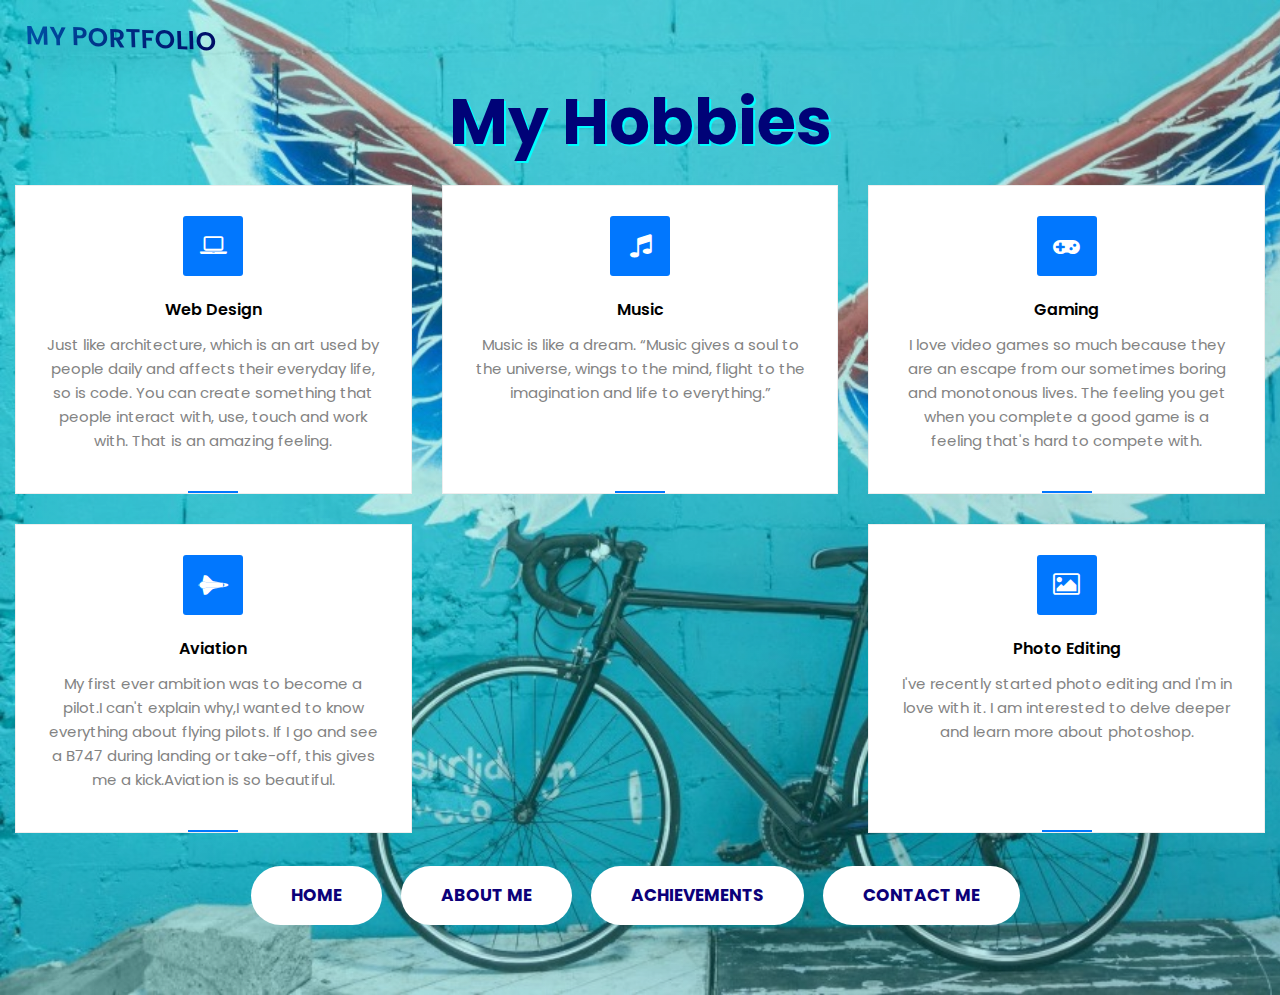
<file: aboutme1.html>
<!doctype html>
<html lang="en">
  <head>
    <meta charset="utf-8" />
    <meta http-equiv="Content-type" content="text/html; charset=utf-8" />
    <meta name="viewport" content="width=device-width, initial-scale=1" />

     <link href="https://fonts.googleapis.com/css2?family=Poppins:wght@300;400;500;600;700&display=swap" rel="stylesheet">
     <link rel="stylesheet" href="css\main1.css">

     
    

     <title>About Me</title>
    </head>
        <body>

            <header class="newhead">
                <div class="brand-name">
                    <a href="aboutme1.html" class="heading-secondary min">My Portfolio</a>
                    
                 </div>
                 <section class="services" id="Hobbies">
                    <div class="container">
                       <div class="row">
                          <span class="section-title text-center heading-primary-sub3">
                          <h1>My Hobbies</h1>
                       </div>
                     </div>
                 
                 <div class="row">
                    <div class="service-content">
                     
                      <div class="box">
                        <div class="icon">
                         <i class="fa fa-laptop"></i>
                        </div>
                        <h5>Web Design</h5>
                        <p>Just like architecture, which is an art used by people daily and affects their everyday life, so is code.
                         You can create something that people interact with, use, touch and work with. That is an amazing feeling.</p>
                       </div>
                       <div class="box">
                         <div class="icon">
                           <i class="fa fa-music"></i>
                         </div>
                        <h5>Music</h5>
                        <p>Music is like a dream.
                         “Music gives a soul to the universe, wings to the mind, flight to the imagination and life to everything.”</p>
                       </div>
                       <div class="box">
                        <div class="icon">
                          <i class="fa fa-gamepad"></i>
                        </div>
                        <h5>Gaming</h5>
                        <p>I love video games so much because they are an escape from our sometimes boring and monotonous lives.
                        The feeling you get when you complete a good game is a feeling that's hard to compete with.</p>
                       </div>
                       <div class="box">
                        <div class="icon">
                          <i class="fa fa-space-shuttle"></i>
                        </div>
                        <h5>Aviation</h5>
                        <p>My first ever ambition was to become a pilot.I can't explain why,I wanted to know everything about flying pilots.
                        If I go and see a B747 during landing or take-off, this gives me a kick.Aviation is so beautiful.</p>
                       </div>
                       <div class="box">
                        <div class="icon">
                          <i class="fa fa-photo"></i>
                        </div>
                        <h5>Photo Editing</h5>
                        <p>I've recently started photo editing and I'm in love with it. I am interested to delve deeper and learn more about photoshop.</p>
                       </div>
                   </div>
                 </div>    
                 <div class="text-center">
                    <a href="Portfolio.html" class="btn btn-white btn-animated">Home</a>
                    <a href="aboutme1.html" class="btn btn-white btn-animated">About Me</a>
                    <a href="achieve.html" class="btn btn-white btn-animated">Achievements</a>
                    <a href="contact.html" class="btn btn-white btn-animated">Contact Me</a>

                 </div>
                   
                </section>

            </header>
            </body>
            </html>
</file>
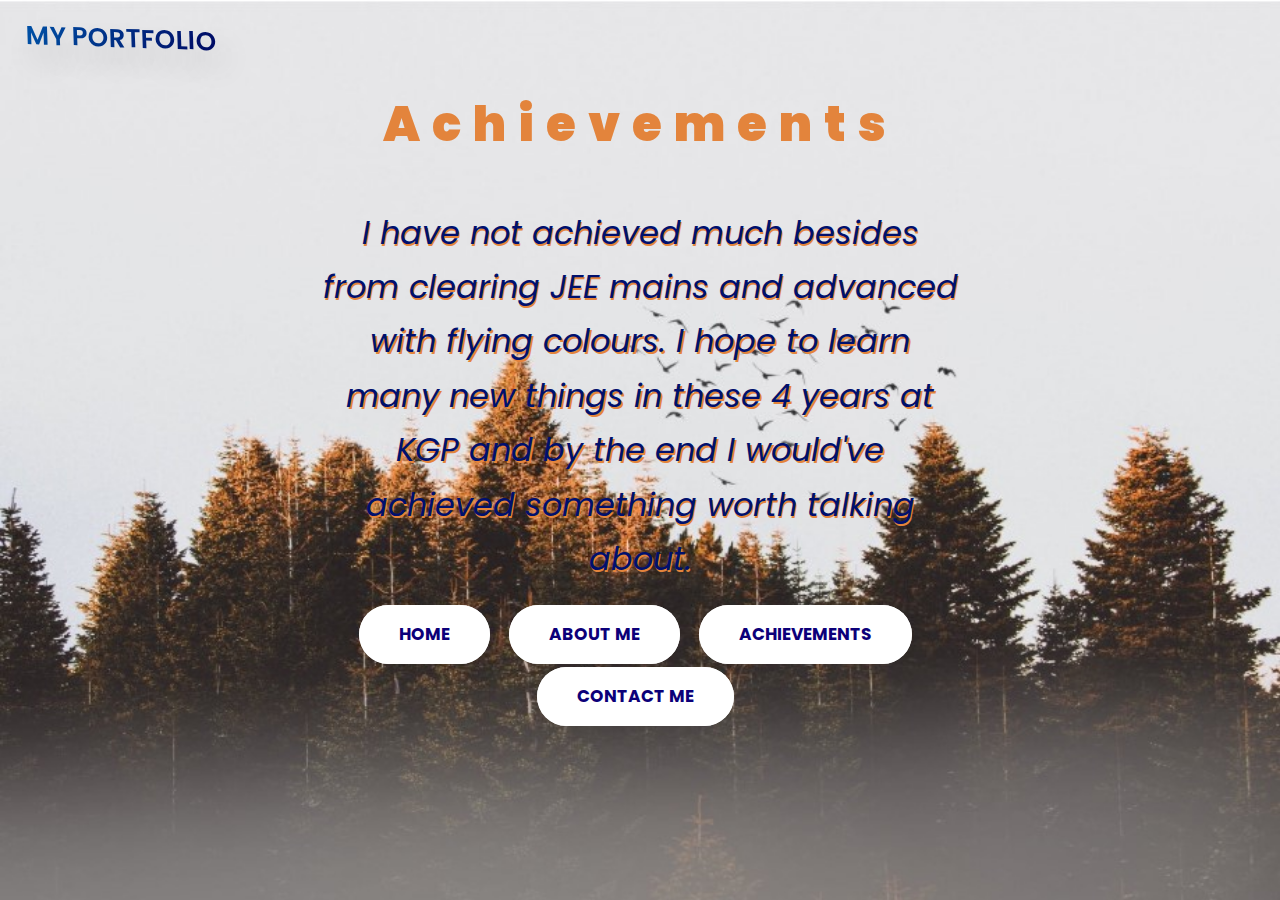
<file: achieve.html>
<!doctype html>
<html lang="en">
  <head>
    <meta charset="utf-8" />
    <meta http-equiv="Content-type" content="text/html; charset=utf-8" />
    <meta name="viewport" content="width=device-width, initial-scale=1" />

     <link href="https://fonts.googleapis.com/css2?family=Poppins:wght@300;400;500;600;700&display=swap" rel="stylesheet">
     <link rel="stylesheet" href="main1.css">

     
    

     <title>Achievements</title>
    </head>
        <body>

            <header class="headd" >
                <div class="brand-name">
                    <a href="achieve.html" class="heading-secondary min">My Portfolio</a>
                    
                 </div>
                
                
                
                  <div class="text-box">
                   <h1 class="heading-primary heading-primary-main">
                     <span class="hey">Achievements</span>
                     
                     </h1>
                     <span class="heading-primary-sub">
                         <p class="sty">I have not achieved much besides from clearing JEE mains and advanced with flying colours.
                             I hope to learn many new things in these 4 years at KGP and by the end I would've achieved something worth talking about. </p>
                     </span>
                     
                   
                   
                    <a href="Portfolio.html" class="btn btn-white btn-animated">Home</a>
                    <a href="aboutme1.html" class="btn btn-white btn-animated">About Me</a>
                    <a href="achieve.html" class="btn btn-white btn-animated">Achievements</a>
                    <a href="contact.html" class="btn btn-white btn-animated">Contact Me</a>
                   
                   
              
                  </div>
              </header>
        </body>
        
    
        

</html>
</file>
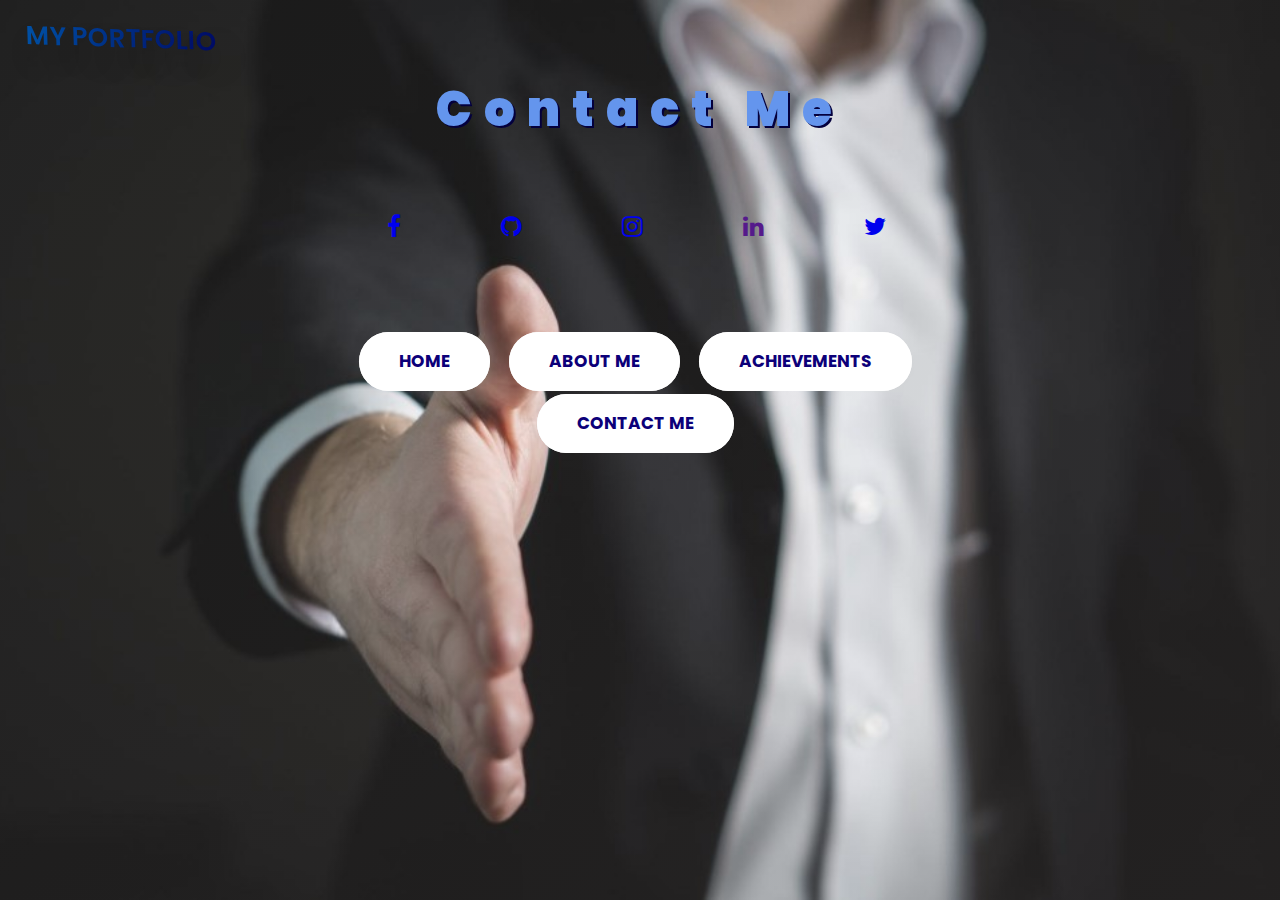
<file: contact.html>
<!doctype html>
<html lang="en">
  <head>
    <meta charset="utf-8" />
    <meta http-equiv="Content-type" content="text/html; charset=utf-8" />
    <meta name="viewport" content="width=device-width, initial-scale=1" />

     <link href="https://fonts.googleapis.com/css2?family=Poppins:wght@300;400;500;600;700&display=swap" rel="stylesheet">
     <link rel="stylesheet" href="main1.css">

     
    

     <title>Contact Me</title>
    </head>
        <body>

            <header class="headdd" >
                <div class="brand-name">
                    <a href="contact.html" class="heading-secondary min">My Portfolio</a>
                    
                 </div>
                
                
                
                  <div class="text-box1">
                   <h1 class="heading-primary heading-primary-sub4">
                     <span class="heya">Contact Me</span>
                     
                     </h1>
                     
                     <div class="social">
                         <span class="heading-primary-main1">
                            <a href="https://www.facebook.com/profile.php?id=100016464971745" class="space"><i class="fa fa-facebook large"></i></a>
                            <a href="https://github.com/tejaswi24" class="space"><i class="fa fa-github"></i></a>
                            <a href="https://www.instagram.com/tejuuuu._.24" class="space"><i class="fa fa-instagram"></i></a>
                            <a href="" class="space"><i class="fa fa-linkedin"></i></a>
                            <a href="https://twitter.com/uyXKnIHwfBbb3kf?s=08" class="space"><i class="fa fa-twitter"></i></a>
                         </span>
                        
                    </div>
                     
                   
              
                   <a href="index.html.html" class="btn btn-white btn-animated">Home</a>
                   <a href="aboutme1.html" class="btn btn-white btn-animated">About Me</a>
                   <a href="achieve.html" class="btn btn-white btn-animated">Achievements</a>
                   <a href="contact.html" class="btn btn-white btn-animated">Contact Me</a>
              
                  </div>
              </header>
        </body>
        
    
        

</html>
</file>
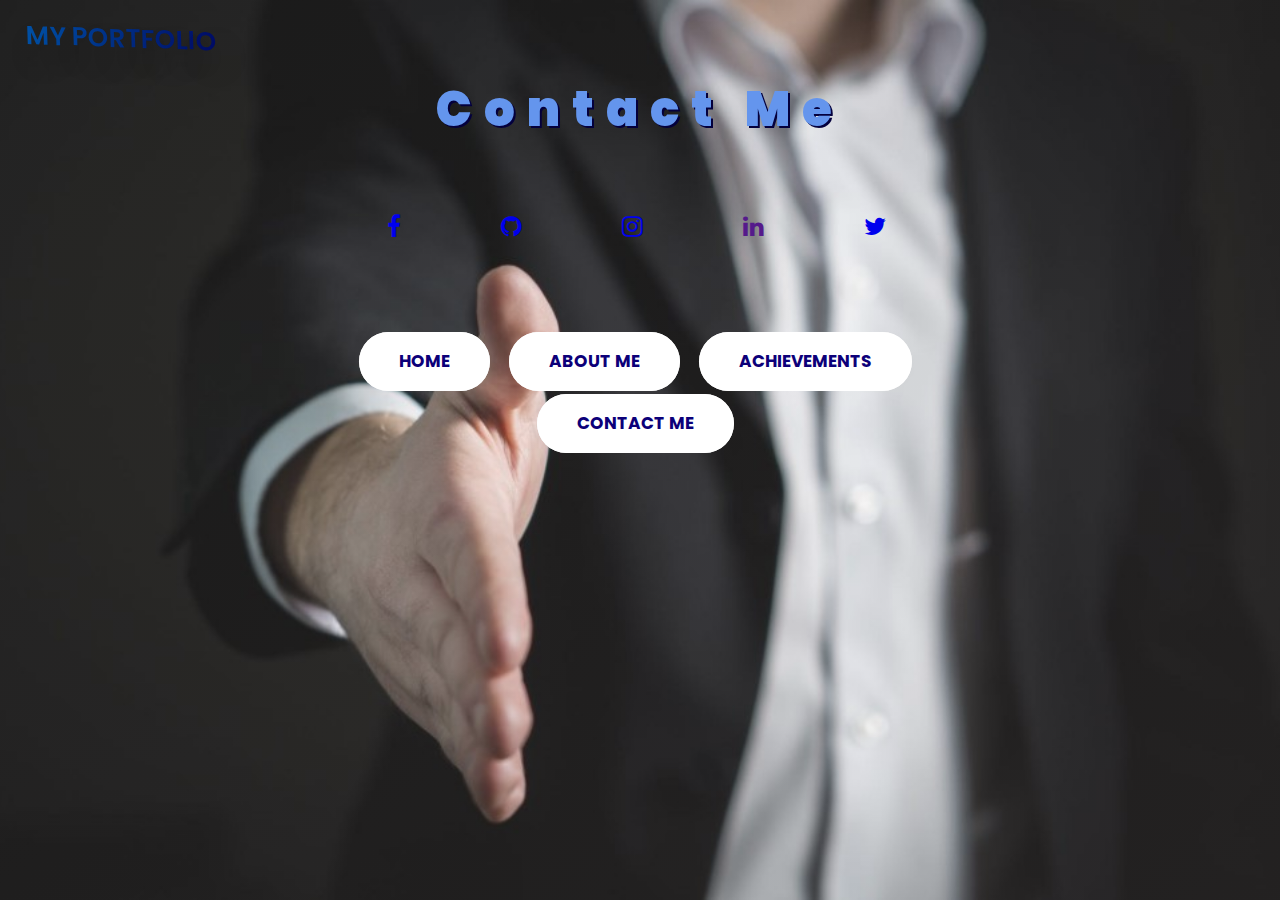
<file: contactme.html>
<!doctype html>
<html lang="en">
  <head>
    <meta charset="utf-8" />
    <meta http-equiv="Content-type" content="text/html; charset=utf-8" />
    <meta name="viewport" content="width=device-width, initial-scale=1" />

     <link href="https://fonts.googleapis.com/css2?family=Poppins:wght@300;400;500;600;700&display=swap" rel="stylesheet">
     <link rel="stylesheet" href="main1.css">

     
    

     <title>Contact Me</title>
    </head>
        <body>

            <header class="headdd" >
                <div class="brand-name">
                    <a href="contact.html" class="heading-secondary min">My Portfolio</a>
                    
                 </div>
                
                
                
                  <div class="text-box1">
                   <h1 class="heading-primary heading-primary-sub4">
                     <span class="heya">Contact Me</span>
                     
                     </h1>
                     
                     <div class="social">
                         <span class="heading-primary-main1">
                            <a href="https://www.facebook.com/profile.php?id=100016464971745" class="space"><i class="fa fa-facebook large"></i></a>
                            <a href="https://github.com/tejaswi24" class="space"><i class="fa fa-github"></i></a>
                            <a href="https://www.instagram.com/tejuuuu._.24" class="space"><i class="fa fa-instagram"></i></a>
                            <a href="" class="space"><i class="fa fa-linkedin"></i></a>
                            <a href="https://twitter.com/uyXKnIHwfBbb3kf?s=08" class="space"><i class="fa fa-twitter"></i></a>
                         </span>
                        
                    </div>
                     
                   
              
                   <a href="Portfolio.html" class="btn btn-white btn-animated">Home</a>
                   <a href="aboutme1.html" class="btn btn-white btn-animated">About Me</a>
                   <a href="achieve.html" class="btn btn-white btn-animated">Achievements</a>
                   <a href="contact.html" class="btn btn-white btn-animated">Contact Me</a>
              
                  </div>
              </header>
        </body>
        
    
        

</html>
</file>
<file: main1.css>
@import url('https://stackpath.bootstrapcdn.com/font-awesome/4.7.0/css/font-awesome.min.css');





*{
    margin: 0;
    padding: 0;
    box-sizing:border-box;
}




.min{
    text-align: center;
    border:3.5px;
    border-style:box;
    border-color:rgb(0, 0, 0);
    
 }

 .headd{
    height:100vh;
    width:100%;
    background-image:url("yo4.jpg");
    background-size: cover;
    background-position: top;
}
/*.backimage{
    height:100vh;
    width:100%;
    background-image:linear-gradient(to right bottom,rgba(7, 247, 235, 0.897),darkblue)url("yo1.jpg");
    background-size: cover;
    background-position: top;

}*/
.headdd{
    height:100vh;
    width:100%;
    background-size: cover;
    background-position: top;
    background-image: linear-gradient(to right bottom,rgba(126, 126, 126, 0.144),rgba(255, 238, 238, 0.11)),url("yo3.jpg")!important;

}


.text-box{
    position:absolute;
    top:45%;
    left:50%;
    transform: translate(-50%,-50%);
    text-align: center;
    max-width: 50%;
    
}
.text-box1{
    position:absolute;
    top:29%;
    left:50%;
    transform: translate(-50%,-50%);
    text-align: center;
    max-width: 50%;
    
    
}

.hey{ display: block;
    font-size:3rem;
    font-weight:900;
    letter-spacing: 12px;
    text-align: center;
    color: #E3843C;
    text-emphasis-color:rgb(4, 0, 61) ;
    /*text-shadow: 1.5px 1px rgb(4, 0, 61);
*/   
  
    
}

.heya{ display: block;
    font-size:3rem;
    font-weight:900;
    letter-spacing: 12px;
    text-align: center;
    color: cornflowerblue;
    text-emphasis-color:rgb(4, 0, 61) ;
    text-shadow: 1.5px 1.7px rgb(4, 0, 61);
 
  
    
}

.space{
  padding: 1rem 2.5rem 4rem 2rem;
  
}


.social{
  padding-bottom: 1.1rem;
  flex:0 0 100%;
  max-width: 100%;
  text-align: center;
  padding-top: -15px;
}

.social a{
  
  text-decoration: none;
  display: inline-block;
  margin: 0px 12px;
  transition: all 1s ease;
  text-decoration: none;
}



.heading-primary{
 color: rgb(255, 255, 255);
 backface-visibility: hidden;
 margin-bottom: 40px;
 
}
.heading-primary-main{
    display: block;
    font-size:1.5rem;
    font-weight:900;
    color:rgb(4, 0, 61);
    text-emphasis: bold;
    
    text-align: center;
    animation-name: moveInLeft;
    animation-duration: 4s;
    
    animation-timing-function: linear;
    

}

.heading-primary-main1{
    display: block;
    font-size:1.5rem;
    font-weight:900;
    color:rgb(4, 0, 61);
    text-emphasis: bold;
    
    text-align: center;
    animation-name: moveInBottom;
    animation-duration: 2.5s;
    
    animation-timing-function: linear;
    

}


.heading-primary-sub{
    display:block;
    font-size:2rem;
    font-weight:400;
    letter-spacing:normal;
    text-align: center;
    animation-name: moveInRight;
    animation-duration: 4s;
    
    animation-timing-function: ease-out;
    

}

.heading-primary-sub2{
    display: block;
    font-size:24px;
    font-weight:900;
    text-align: center;
    text-emphasis: bold ;
    color: rgb(6, 0, 61);
    
}
.heading-primary-sub3{
    display:block;
    font-size:2rem;
    font-weight:400;
    letter-spacing:normal;
    text-align: center;
    animation-name: moveInTop;
    animation-duration: 2.5s;
    
    animation-timing-function: ease-out;

}
.heading-primary-sub4{
    display:block;
    font-size:2rem;
    font-weight:400;
    letter-spacing:normal;
    text-align: center;
    animation-name: moveInBottom;
    animation-duration: 2.5s;
    
    
    animation-timing-function: ease-out;

}
@keyframes moveInLeft{
    0%{
        opacity:0;
        transform: translateX(-60px);
    }
    80%{
        transform: translateX(+30px);

    }
    100%{
        opacity:1;
        transform:translate(0);

    }
}

@keyframes moveInRight{
    0%{
        opacity:0;
        transform: translateX(80px);
    }
    80%{
        transform:translateX(-40px);
    }
    100%{
        opacity:1;
        transform:translate(0);

    }
}

@keyframes moveInBottom{
    0%{
        opacity:0;
        transform: translateY(40px);

    }
    80%{
        transform:translateY(-15px);
    }

    100%{
        opacity: 1;
        transform: translate(0);
    }
}

@keyframes moveInTop{
    0%{
        opacity:0;
        transform: translateY(-40px);
    }
    80%{
        transform:translateY(15px);
    }
    100%{
        opacity:1;
        transform:translate(0);

    }
}






.btn:link,
.btn:visited {
    text-transform: uppercase;
    text-decoration: none;
    padding: 15px 40px;
    display: inline-block;
    border-radius: 100px;
    transition: all 0.2s;
    animation-duration: 2s;
    position: relative;
    margin-right: 10px;


}

.btn:hover{
    transform:translateY(-3px);
    box-shadow: 0 10px 20px rgba(0,0,0,0.2);
}
.btn:active{
    transform: translateY(-1px);
    box-shadow: 0 5px 10px rgba(0,0,0,0.2);
}

.btn-white{
    background-color: white;
    color: rgb(12, 0, 121);
    font-size: 17px;
    font-weight:700;

}

.btn::after{
    content:"";
    display: inline-block;
    height:100%;
    width:100%;
    border-radius: 100px;
    position:absolute;
    top:0;
    left:0;
    z-index:-1;
    transition: all 0.5s;
    

}

.btn-white::after{
    background-color: whitesmoke;


}

.btn:hover::after{
    transform:scaleX(1.4) scaleY(1.4);
    opacity:0;

}

.btn-animated{
    animation:moveInBottom 2.5s ease-out 0.75s;
    animation-fill-mode: backwards;

}
.brand-name a{
    text-decoration: none;
    font-size: 26px;
    font-weight: 600;
    /*color:chartreuse ;*/
    position: absolute;
    padding:1rem 1.2rem 1.2rem 1.6rem;
   
  }
.brand-name a::before{
    content: '';
    height: 0.3rem;
    
    width: 100%;
    position: relative;
    left: 0px;
    bottom: 0.5rem;
  }


  .heading-secondary{
    font-size:3rem;
    text-transform: uppercase;
    font-weight:700;
    background-image: linear-gradient(to right,
    #005aaf,#000661);
    display:inline-block;
    -webkit-background-clip: text;
    color:transparent;
    
    /*transform: translateY(-8em);*/
    margin:0;
    transition: all 0.2s;
    text-align: left;

    

}

.heading-secondary:hover{
    transform: skewX(2deg) skewY(2deg);
    text-shadow:0.5rem 1rem 2rem rgba(0,0,0,0.2);
}

body{
    font-family:"Poppins",sans-serif;
    font-size:2em;
    font-weight:400;
    line-height: 1.7;
    
    

}

ul{
    color: #E3843C;
    list-style-type:disc;
    font-size: 2rem;
    font-style: italic;
    /*text-shadow:2px 2.5px rgb(0, 16, 109);*/
}

.section-title{
  flex: 0 0 100%;
  max-width: 100%;
  margin-bottom: 0.5rem;
  margin-top: -2rem;
  color: rgb(0, 2, 119);
  text-shadow: 2px 2px cyan;
}


.text-center{
    text-align: center!important;
  }




/*Hobbies*/

.services{
    background-color: #f5f8fd;
      padding: 100px 15px 70px;
  }
  
  .services .section-title h1:before{
    left: 30%;
  }
  
  .services .service-content{
    flex: 0 0 100%;
    max-width:100%;
    display: flex;
    flex-wrap: wrap;
    justify-content: space-between;
  }
  
  .services .service-content .box{
    background-color: #ffffff;
    padding: 30px;
    flex: 0 0 calc(33.33% - 20px);
    margin-bottom: calc(33.33% - 20px);
    margin-bottom: 30px;
    border: 1px solid #eeeeee;
    text-align: center;
    position: relative;
  }
  
  .services .service-content .box::before{
    content: '';
    height: 2px;
    background-color: #0177fe;
    position: absolute;
    bottom: 0px;
    width: 50px;
    left: 0;
    right: 0;
    margin: auto;
    transition: all .5s ease;
  }
  
  .services .service-content .box:hover::before{
    width: 100%;  
  }
  
  .services .service-content .box .icon{
    height: 60px;
    width: 60px;
    background-color: #0177fe;
    margin: 0 auto 20px;
    border-radius: 50%;
    text-align: center;
    border-radius: 3px;
  }
  
  .services .service-content .box .icon .fa{
    font-size: 25px;
    color: #ffffff;
    line-height: 60px;
  }
  
  .services .service-content .box h5{
    font-size: 16px;
    font-weight: 600;
    color:#000000;
    margin: 0;
  }
  
  .services .service-content .box p{
    font-size: 15px;
    font-weight: 400;
    line-height: 24px;
    color:#838383;
    margin: 10px 0 10px;}

.row{
         padding: bottom 0rem;;
    }
#Hobbies{
    background-color: darkcyan!important;
    background-image: linear-gradient(to right bottom,rgba(0, 255, 234, 0.25),rgba(0, 164, 170, 0.25)),url("yo2.jpg")!important;
    background-size: cover;
}

.sty{
    color:rgb(0, 16, 109) ;
    font-size: 2rem;
    font-style: italic;
    text-shadow:1.8px 1.6px #E3843C;
    padding-bottom: 1rem;
}

.large{
    max-width: 150px;
    max-height: 150px;
}
</file>
